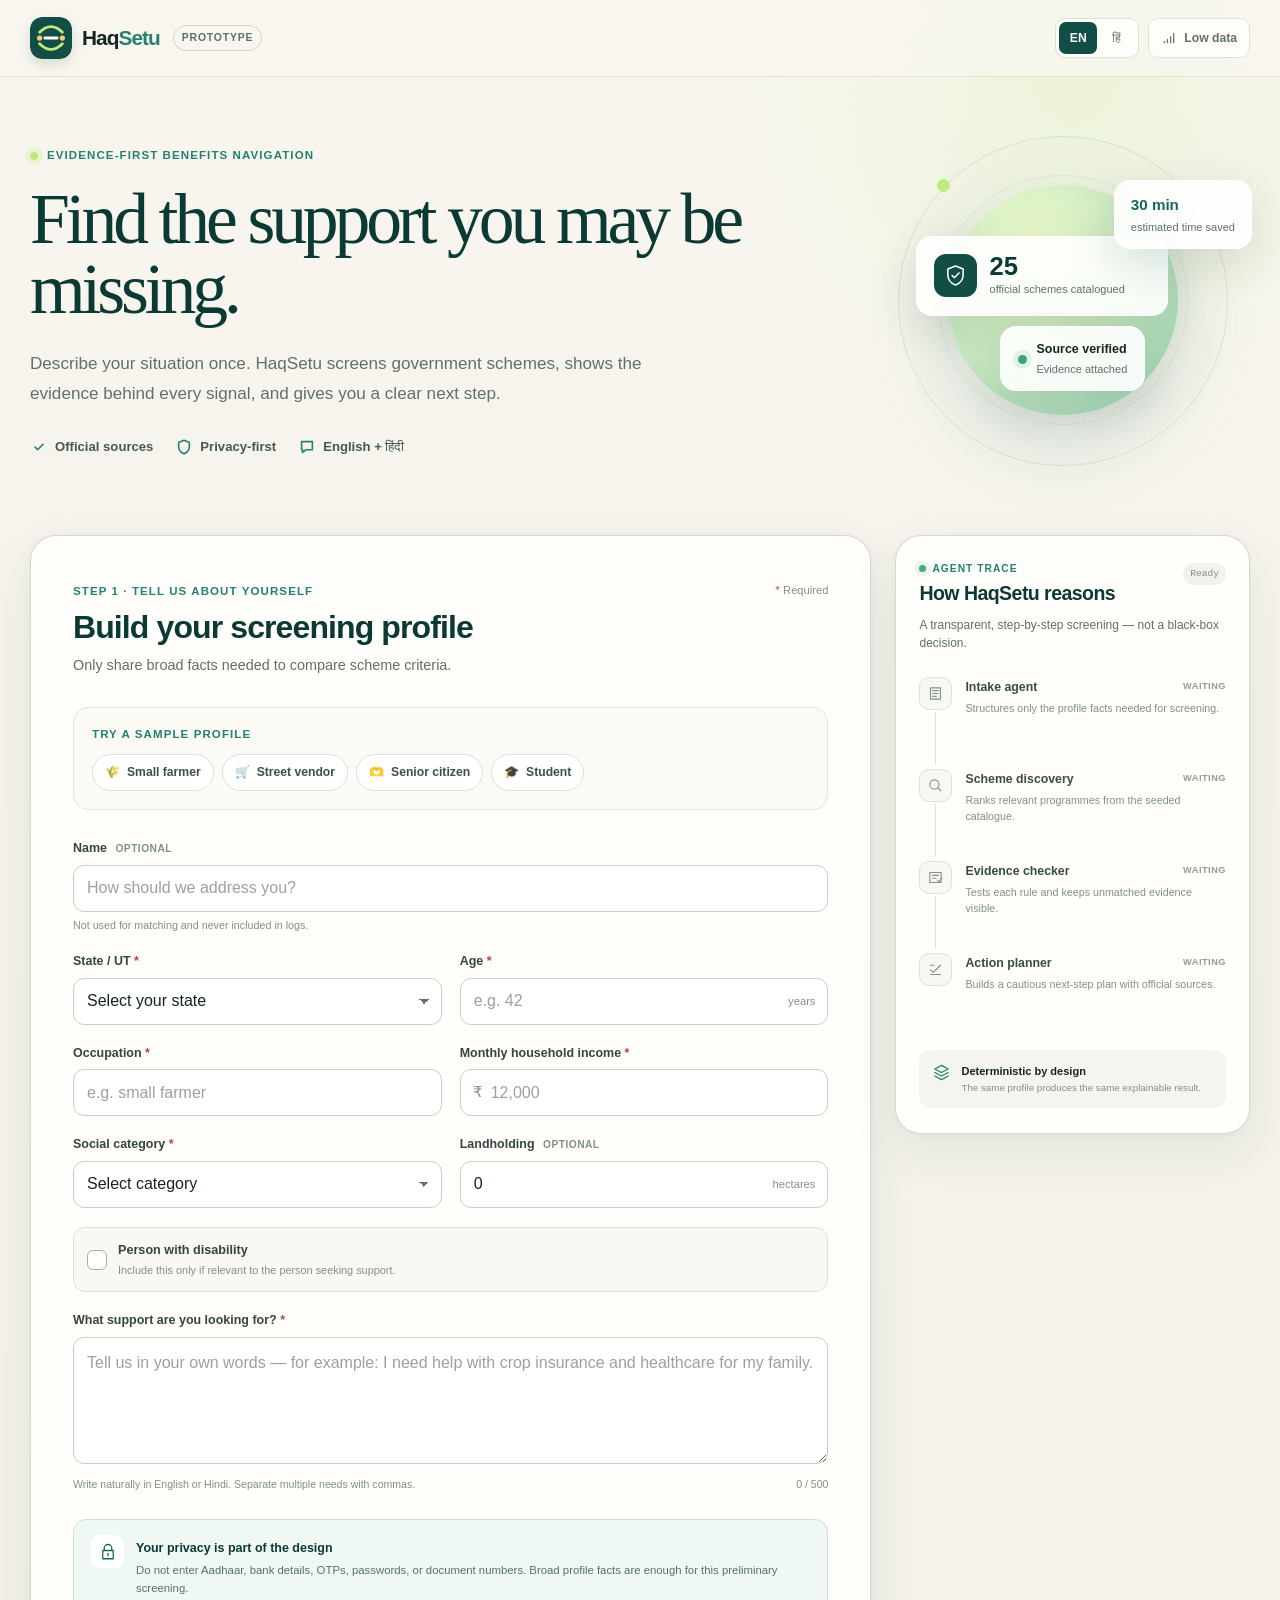
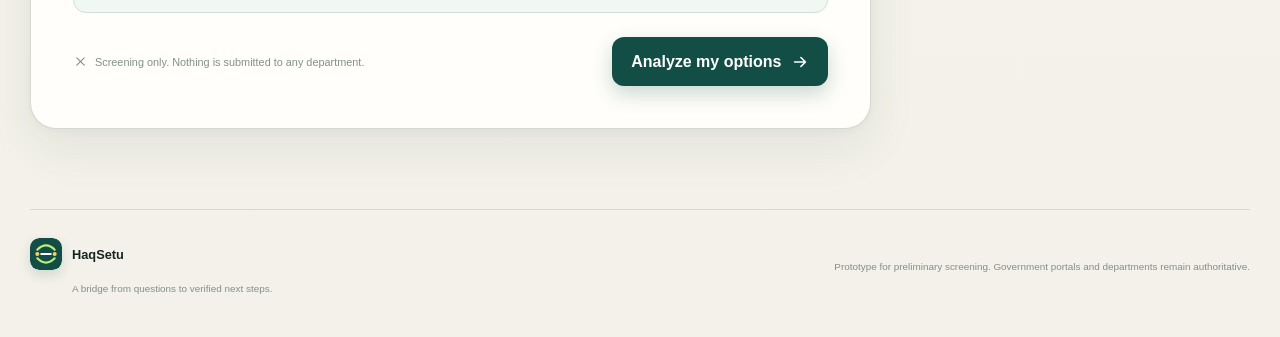
<file: frontend/index.html>
<!doctype html>
<html lang="en">
<head>
  <meta charset="utf-8">
  <meta name="viewport" content="width=device-width, initial-scale=1">
  <meta name="description" content="HaqSetu is an evidence-first, multilingual navigator for discovering government benefit schemes.">
  <meta name="theme-color" content="#f5f3ec">
  <title>HaqSetu — Benefits, backed by evidence</title>
  <link rel="icon" href="logo-mark.svg" type="image/svg+xml">
  <link rel="stylesheet" href="styles.css">
</head>
<body>
  <a class="skip-link" href="#main">Skip to main content</a>

  <header class="site-header">
    <div class="header-inner">
      <a class="brand" href="#top" aria-label="HaqSetu home">
        <img src="logo-mark.svg" alt="" width="42" height="42">
        <span class="brand-wordmark">Haq<span>Setu</span></span>
        <span class="prototype-tag">Prototype</span>
      </a>
      <nav class="header-actions" aria-label="Display preferences">
        <div class="language-switch" role="group" aria-label="Choose language">
          <button type="button" class="language-option is-active" data-lang="en" aria-pressed="true">EN</button>
          <button type="button" class="language-option" data-lang="hi" aria-pressed="false">हिं</button>
        </div>
        <button type="button" class="bandwidth-toggle" id="bandwidthToggle" aria-pressed="false" title="Reduce animation and visual effects">
          <svg viewBox="0 0 24 24" aria-hidden="true"><path d="M5 17v2M9.5 14v5M14.5 10v9M19 5v14"/></svg>
          <span data-i18n="lowBandwidth">Low data</span>
        </button>
      </nav>
    </div>
  </header>

  <div id="top" class="hero-wrap">
    <section class="hero" aria-labelledby="heroTitle">
      <div class="hero-copy">
        <div class="eyebrow"><span class="eyebrow-dot"></span><span data-i18n="eyebrow">Evidence-first benefits navigation</span></div>
        <h1 id="heroTitle" data-i18n="heroTitle">Find the support you may be missing.</h1>
        <p class="hero-lead" data-i18n="heroLead">Describe your situation once. HaqSetu screens government schemes, shows the evidence behind every signal, and gives you a clear next step.</p>
        <div class="trust-row" aria-label="Product principles">
          <span><svg viewBox="0 0 20 20" aria-hidden="true"><path d="m5.5 10 3 3 6-6"/></svg><span data-i18n="officialSources">Official sources</span></span>
          <span><svg viewBox="0 0 20 20" aria-hidden="true"><path d="M10 2.5 16 5v4.5c0 3.6-2.5 6.7-6 8-3.5-1.3-6-4.4-6-8V5l6-2.5Z"/></svg><span data-i18n="privacyFirst">Privacy-first</span></span>
          <span><svg viewBox="0 0 20 20" aria-hidden="true"><path d="M4 4h12v9H9l-4 3v-3H4V4Z"/></svg><span data-i18n="bilingual">English + हिंदी</span></span>
        </div>
      </div>
      <div class="hero-visual" aria-hidden="true">
        <div class="visual-orbit orbit-one"></div>
        <div class="visual-orbit orbit-two"></div>
        <div class="bridge-card bridge-card-main">
          <div class="mini-shield"><svg viewBox="0 0 24 24"><path d="m12 2 8 3.3v6c0 4.8-3.3 8.9-8 10.7-4.7-1.8-8-5.9-8-10.7v-6L12 2Z"/><path d="m8.5 12 2.3 2.3 4.8-5"/></svg></div>
          <div><strong>25</strong><span>official schemes catalogued</span></div>
        </div>
        <div class="bridge-card bridge-card-source"><span class="pulse-dot"></span><div><strong>Source verified</strong><span>Evidence attached</span></div></div>
        <div class="bridge-card bridge-card-time"><strong>30 min</strong><span>estimated time saved</span></div>
      </div>
    </section>
  </div>

  <main id="main" class="page-shell">
    <section class="workspace" aria-label="Benefits screening workspace">
      <div class="intake-card surface">
        <div class="section-heading">
          <div>
            <span class="step-label" data-i18n="stepOne">Step 1 · Tell us about yourself</span>
            <h2 data-i18n="profileHeading">Build your screening profile</h2>
            <p data-i18n="profileSubhead">Only share broad facts needed to compare scheme criteria.</p>
          </div>
          <span class="required-note"><span aria-hidden="true">*</span> <span data-i18n="required">Required</span></span>
        </div>

        <div class="scenario-block">
          <span class="micro-label" data-i18n="tryScenario">Try a sample profile</span>
          <div class="scenario-list" role="group" aria-label="Quick sample profiles">
            <button type="button" class="scenario-chip" data-scenario="farmer"><span>🌾</span><span data-i18n="farmerScenario">Small farmer</span></button>
            <button type="button" class="scenario-chip" data-scenario="vendor"><span>🛒</span><span data-i18n="vendorScenario">Street vendor</span></button>
            <button type="button" class="scenario-chip" data-scenario="senior"><span>🫶</span><span data-i18n="seniorScenario">Senior citizen</span></button>
            <button type="button" class="scenario-chip" data-scenario="student"><span>🎓</span><span data-i18n="studentScenario">Student</span></button>
          </div>
        </div>

        <form id="profileForm" novalidate>
          <div class="form-grid">
            <div class="field-group span-2">
              <label for="name"><span data-i18n="nameLabel">Name</span> <span class="optional" data-i18n="optional">Optional</span></label>
              <input id="name" name="name" type="text" maxlength="120" autocomplete="name" placeholder="How should we address you?" data-i18n-placeholder="namePlaceholder">
              <span class="field-hint" data-i18n="nameHint">Not used for matching and never included in logs.</span>
            </div>
            <div class="field-group">
              <label for="state"><span data-i18n="stateLabel">State / UT</span> <span aria-hidden="true">*</span></label>
              <select id="state" name="state" required autocomplete="address-level1">
                <option value="" selected disabled data-i18n="selectState">Select your state</option>
                <option>Andhra Pradesh</option><option>Arunachal Pradesh</option><option>Assam</option><option>Bihar</option>
                <option>Chhattisgarh</option><option>Delhi</option><option>Goa</option><option>Gujarat</option><option>Haryana</option>
                <option>Himachal Pradesh</option><option>Jharkhand</option><option>Karnataka</option><option>Kerala</option>
                <option>Madhya Pradesh</option><option>Maharashtra</option><option>Odisha</option><option>Punjab</option>
                <option>Rajasthan</option><option>Tamil Nadu</option><option>Telangana</option><option>Uttar Pradesh</option>
                <option>Uttarakhand</option><option>West Bengal</option><option>Other Union Territory</option>
              </select>
            </div>
            <div class="field-group">
              <label for="age"><span data-i18n="ageLabel">Age</span> <span aria-hidden="true">*</span></label>
              <div class="input-suffix"><input id="age" name="age" type="number" min="0" max="120" inputmode="numeric" required placeholder="e.g. 42"><span data-i18n="years">years</span></div>
            </div>
            <div class="field-group">
              <label for="occupation"><span data-i18n="occupationLabel">Occupation</span> <span aria-hidden="true">*</span></label>
              <input id="occupation" name="occupation" type="text" maxlength="120" required placeholder="e.g. small farmer" data-i18n-placeholder="occupationPlaceholder">
            </div>
            <div class="field-group">
              <label for="income"><span data-i18n="incomeLabel">Monthly household income</span> <span aria-hidden="true">*</span></label>
              <div class="input-prefix"><span>₹</span><input id="income" name="monthly_income" type="number" min="0" max="100000000" step="100" inputmode="numeric" required placeholder="12,000"></div>
            </div>
            <div class="field-group">
              <label for="category"><span data-i18n="categoryLabel">Social category</span> <span aria-hidden="true">*</span></label>
              <select id="category" name="social_category" required>
                <option value="" selected disabled data-i18n="selectCategory">Select category</option>
                <option value="General">General</option><option value="EWS">EWS</option><option value="OBC">OBC</option>
                <option value="SC">SC</option><option value="ST">ST</option><option value="Minority">Minority</option>
                <option value="Prefer not to say">Prefer not to say</option>
              </select>
            </div>
            <div class="field-group">
              <label for="landholding"><span data-i18n="landLabel">Landholding</span> <span class="optional" data-i18n="optional">Optional</span></label>
              <div class="input-suffix"><input id="landholding" name="landholding" type="number" min="0" max="1000000" step="0.1" inputmode="decimal" value="0"><span data-i18n="hectares">hectares</span></div>
            </div>
            <label class="check-card span-2" for="disability">
              <input id="disability" name="disability" type="checkbox">
              <span class="custom-check"><svg viewBox="0 0 16 16" aria-hidden="true"><path d="m3 8 3 3 7-7"/></svg></span>
              <span><strong data-i18n="disabilityLabel">Person with disability</strong><small data-i18n="disabilityHint">Include this only if relevant to the person seeking support.</small></span>
            </label>
            <div class="field-group span-2 needs-field">
              <label for="needs"><span data-i18n="needsLabel">What support are you looking for?</span> <span aria-hidden="true">*</span></label>
              <textarea id="needs" name="needs" rows="4" maxlength="500" required placeholder="Tell us in your own words — for example: I need help with crop insurance and healthcare for my family." data-i18n-placeholder="needsPlaceholder"></textarea>
              <div class="textarea-meta"><span data-i18n="needsHint">Write naturally in English or Hindi. Separate multiple needs with commas.</span><span id="needCount" aria-live="polite">0 / 500</span></div>
            </div>
          </div>

          <div class="privacy-note">
            <div class="privacy-icon"><svg viewBox="0 0 24 24" aria-hidden="true"><path d="M7 10V7a5 5 0 0 1 10 0v3M5 10h14v11H5V10Z"/><path d="M12 14v3"/></svg></div>
            <div><strong data-i18n="privacyTitle">Your privacy is part of the design</strong><p data-i18n="privacyBody">Do not enter Aadhaar, bank details, OTPs, passwords, or document numbers. Broad profile facts are enough for this preliminary screening.</p></div>
          </div>

          <div id="formAlert" class="form-alert" role="alert" tabindex="-1" hidden></div>
          <div class="form-actions">
            <p><svg viewBox="0 0 20 20" aria-hidden="true"><path d="M10 3v14M3 10h14"/></svg><span data-i18n="noSubmission">Screening only. Nothing is submitted to any department.</span></p>
            <button id="analyzeButton" class="primary-button" type="submit">
              <span class="button-label" data-i18n="analyze">Analyze my options</span>
              <span class="button-spinner" aria-hidden="true"></span>
              <svg class="button-arrow" viewBox="0 0 20 20" aria-hidden="true"><path d="M4 10h12M11 5l5 5-5 5"/></svg>
            </button>
          </div>
        </form>
      </div>

      <aside class="trace-card surface" aria-labelledby="traceHeading">
        <div class="trace-header">
          <div><span class="live-label"><span></span><span data-i18n="agentTrace">Agent trace</span></span><h2 id="traceHeading" data-i18n="traceHeading">How HaqSetu reasons</h2></div>
          <span id="traceElapsed" class="trace-elapsed">Ready</span>
        </div>
        <p class="trace-intro" data-i18n="traceIntro">A transparent, step-by-step screening — not a black-box decision.</p>
        <ol class="agent-timeline" id="agentTimeline">
          <li data-agent="intake">
            <div class="timeline-marker"><svg viewBox="0 0 24 24" aria-hidden="true"><path d="M5 4h14v16H5zM8 8h8M8 12h8M8 16h5"/></svg></div>
            <div class="timeline-copy"><div><strong data-i18n="intakeAgent">Intake agent</strong><span class="agent-status" data-i18n="waiting">Waiting</span></div><p data-i18n="intakeDesc">Structures only the profile facts needed for screening.</p></div>
          </li>
          <li data-agent="discovery">
            <div class="timeline-marker"><svg viewBox="0 0 24 24" aria-hidden="true"><circle cx="10.5" cy="10.5" r="6.5"/><path d="m15.5 15.5 4 4"/></svg></div>
            <div class="timeline-copy"><div><strong data-i18n="discoveryAgent">Scheme discovery</strong><span class="agent-status" data-i18n="waiting">Waiting</span></div><p data-i18n="discoveryDesc">Ranks relevant programmes from the seeded catalogue.</p></div>
          </li>
          <li data-agent="evidence">
            <div class="timeline-marker"><svg viewBox="0 0 24 24" aria-hidden="true"><path d="M4 5h16v14H4zM8 9h8M8 13h5"/><path d="m15 16 2 2 4-5"/></svg></div>
            <div class="timeline-copy"><div><strong data-i18n="evidenceAgent">Evidence checker</strong><span class="agent-status" data-i18n="waiting">Waiting</span></div><p data-i18n="evidenceDesc">Tests each rule and keeps unmatched evidence visible.</p></div>
          </li>
          <li data-agent="plan">
            <div class="timeline-marker"><svg viewBox="0 0 24 24" aria-hidden="true"><path d="M5 12.5 9 16l10-10M5 6h5M5 19h14"/></svg></div>
            <div class="timeline-copy"><div><strong data-i18n="planAgent">Action planner</strong><span class="agent-status" data-i18n="waiting">Waiting</span></div><p data-i18n="planDesc">Builds a cautious next-step plan with official sources.</p></div>
          </li>
        </ol>
        <div class="trace-principle">
          <svg viewBox="0 0 24 24" aria-hidden="true"><path d="M12 3 3.5 7.5 12 12l8.5-4.5L12 3ZM3.5 12 12 16.5l8.5-4.5M3.5 16.5 12 21l8.5-4.5"/></svg>
          <p><strong data-i18n="deterministic">Deterministic by design</strong><span data-i18n="deterministicBody">The same profile produces the same explainable result.</span></p>
        </div>
      </aside>
    </section>

    <section id="results" class="results" aria-labelledby="resultsHeading" hidden>
      <div class="results-title-row">
        <div><span class="step-label" data-i18n="stepTwo">Step 2 · Your screening report</span><h2 id="resultsHeading" data-i18n="resultsHeading">A clearer path to your benefits</h2><p id="reportDisclaimer" class="report-disclaimer">Preliminary screening only. Official portals and departments remain authoritative.</p></div>
        <span id="analysisId" class="analysis-id"></span>
      </div>

      <div class="readiness-card surface">
        <div class="score-ring" id="scoreRing" role="img" aria-label="Readiness score 0 out of 100">
          <div class="score-inner"><strong id="scoreValue">0</strong><span>/ 100</span></div>
        </div>
        <div class="readiness-copy">
          <span class="micro-label" data-i18n="readiness">Profile readiness</span>
          <h3 id="readinessTitle">Your profile is ready for screening</h3>
          <p id="readinessNote">This measures screening completeness, not the probability of official approval.</p>
          <div class="score-bar"><span id="scoreBar"></span></div>
        </div>
        <div class="impact-metrics">
          <div><strong id="schemeCount">0</strong><span data-i18n="schemesReviewed">schemes reviewed</span></div>
          <div><strong id="citationCount">0</strong><span data-i18n="sourcesAttached">official sources</span></div>
          <div><strong id="timeSaved">0m</strong><span data-i18n="timeSaved">estimated saved</span></div>
        </div>
      </div>

      <div class="report-grid">
        <section class="matches-panel" aria-labelledby="matchesHeading">
          <div class="panel-heading"><div><span class="micro-label" data-i18n="rankedMatches">Ranked matches</span><h3 id="matchesHeading" data-i18n="matchesHeading">Schemes worth checking</h3></div><span class="screening-badge" data-i18n="screeningOnly">Screening only</span></div>
          <div id="schemeCards" class="scheme-cards"></div>
        </section>

        <aside class="plan-column">
          <section class="action-card surface" aria-labelledby="actionHeading">
            <div class="card-icon green"><svg viewBox="0 0 24 24" aria-hidden="true"><path d="M5 12.5 9 16l10-10M5 6h5M5 19h14"/></svg></div>
            <div class="side-card-heading"><span class="micro-label" data-i18n="recommended">Recommended</span><h3 id="actionHeading" data-i18n="actionHeading">Your action plan</h3></div>
            <ol id="actionPlan" class="action-list"></ol>
          </section>

          <section class="missing-card surface" aria-labelledby="missingHeading">
            <div class="card-icon amber"><svg viewBox="0 0 24 24" aria-hidden="true"><path d="M12 3 2.5 20h19L12 3Z"/><path d="M12 9v5M12 17v.2"/></svg></div>
            <div class="side-card-heading"><span class="micro-label" data-i18n="counterfactual">Counterfactual check</span><h3 id="missingHeading" data-i18n="missingHeading">What could change the result?</h3></div>
            <p class="missing-intro" data-i18n="missingIntro">These details need official verification and may change a scheme's status.</p>
            <div id="missingFacts" class="missing-facts"></div>
          </section>
        </aside>
      </div>

      <section class="consent-card surface" aria-labelledby="consentHeading">
        <div class="consent-copy">
          <div class="card-icon blue"><svg viewBox="0 0 24 24" aria-hidden="true"><path d="M12 3 20 6v6c0 4.5-3.2 8.1-8 9.5C7.2 20.1 4 16.5 4 12V6l8-3Z"/><path d="M9 12.5 11 15l4.5-6"/></svg></div>
          <div><span class="micro-label" data-i18n="consentLabel">You stay in control</span><h3 id="consentHeading" data-i18n="consentHeading">Review before taking action</h3><p id="consentText" data-i18n="consentBody">HaqSetu never submits an application. You can prepare a draft checklist only after confirming your consent.</p></div>
        </div>
        <div class="consent-action">
          <label class="consent-check" for="consentCheck"><input type="checkbox" id="consentCheck"><span class="custom-check"><svg viewBox="0 0 16 16" aria-hidden="true"><path d="m3 8 3 3 7-7"/></svg></span><span data-i18n="consentCheckbox">I understand this is guidance, and I consent to preparing a local draft.</span></label>
          <button id="draftButton" class="secondary-button" type="button" disabled><span data-i18n="prepareDraft">Prepare draft checklist</span><svg viewBox="0 0 20 20" aria-hidden="true"><path d="M4 10h12M11 5l5 5-5 5"/></svg></button>
          <p class="consent-footnote" data-i18n="neverSubmit">No automatic submission · No credentials requested</p>
        </div>
        <div id="draftOutput" class="draft-output" hidden></div>
      </section>

      <section class="feedback-card" aria-labelledby="feedbackHeading">
        <div><h3 id="feedbackHeading" data-i18n="feedbackHeading">Was this screening useful?</h3><p data-i18n="feedbackSubhead">Your anonymous feedback helps improve the prototype.</p></div>
        <form id="feedbackForm">
          <fieldset><legend class="sr-only">Helpfulness</legend><div class="helpful-buttons"><label><input type="radio" name="helpful" value="true" required><span>👍 <span data-i18n="yesHelpful">Yes, helpful</span></span></label><label><input type="radio" name="helpful" value="false"><span>👎 <span data-i18n="notYet">Not yet</span></span></label></div></fieldset>
          <label class="feedback-comment"><span class="sr-only" data-i18n="feedbackComment">Optional feedback comment</span><input id="feedbackComment" type="text" maxlength="500" placeholder="Tell us what would make this better (optional)" data-i18n-placeholder="feedbackPlaceholder"></label>
          <button type="submit" class="text-button" data-i18n="sendFeedback">Send feedback</button>
        </form>
        <p id="feedbackStatus" class="feedback-status" role="status" aria-live="polite"></p>
      </section>
    </section>
  </main>

  <footer class="site-footer">
    <div><a class="brand footer-brand" href="#top"><img src="logo-mark.svg" alt="" width="32" height="32"><span>HaqSetu</span></a><p data-i18n="footerTagline">A bridge from questions to verified next steps.</p></div>
    <p class="footer-disclaimer" data-i18n="footerDisclaimer">Prototype for preliminary screening. Government portals and departments remain authoritative.</p>
  </footer>

  <script src="app.js" defer></script>
</body>
</html>
</file>
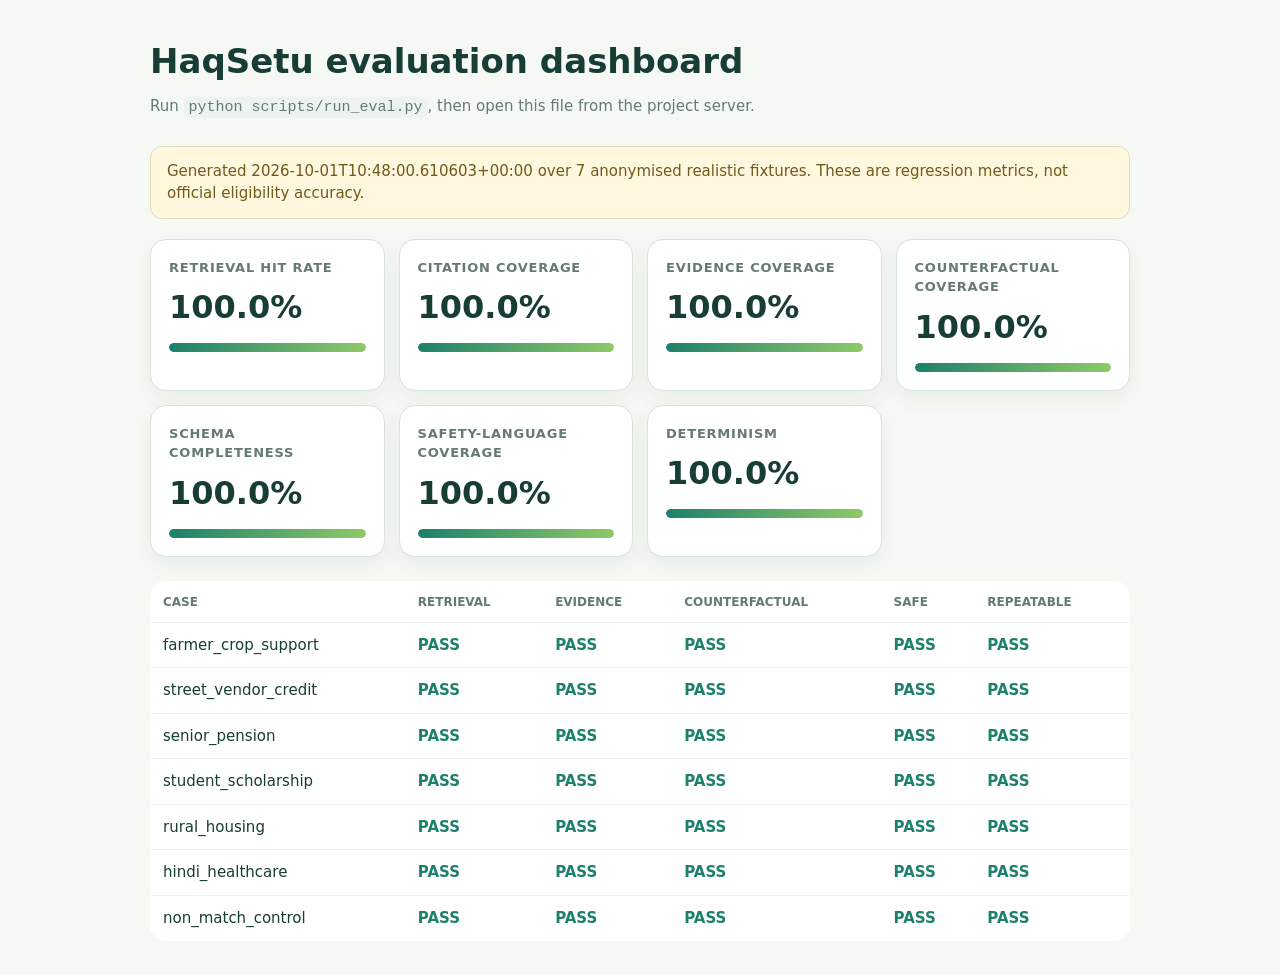
<file: docs/metrics-dashboard.html>
<!doctype html>
<html lang="en">
<head>
  <meta charset="utf-8">
  <meta name="viewport" content="width=device-width, initial-scale=1">
  <title>HaqSetu evaluation dashboard</title>
  <style>
    :root { color-scheme: light; --ink:#173d35; --muted:#657a73; --green:#1d806d; --pale:#e7f5ed; --line:#d6e4dc; }
    * { box-sizing:border-box; } body { margin:0; padding:36px; background:#f6f8f3; color:var(--ink); font:15px/1.5 system-ui, sans-serif; }
    main { max-width:980px; margin:auto; } h1 { margin:0 0 8px; font-size:34px; } .sub { color:var(--muted); margin:0 0 26px; }
    .notice { padding:13px 16px; border:1px solid #e2d9b9; border-radius:12px; background:#fff8df; color:#71591c; }
    .grid { display:grid; grid-template-columns:repeat(auto-fit,minmax(210px,1fr)); gap:14px; margin-top:20px; }
    .card { padding:18px; border:1px solid var(--line); border-radius:16px; background:white; box-shadow:0 8px 22px #264e4210; } .card h2 { margin:0; font-size:13px; color:var(--muted); font-weight:700; text-transform:uppercase; letter-spacing:.06em; } .score { margin-top:6px; font-size:32px; font-weight:800; }
    .bar { height:9px; margin-top:12px; overflow:hidden; border-radius:9px; background:#e6eee9; } .bar span { display:block; height:100%; width:0; border-radius:inherit; background:linear-gradient(90deg,var(--green),#8fc967); }
    table { width:100%; margin-top:24px; border-collapse:collapse; background:white; border:1px solid var(--line); border-radius:16px; overflow:hidden; } th,td { padding:11px 12px; border-bottom:1px solid #edf1ed; text-align:left; } th { color:var(--muted); font-size:12px; text-transform:uppercase; } .ok { color:var(--green); font-weight:700; } .bad { color:#b54d44; font-weight:700; }
    code { padding:2px 5px; border-radius:5px; background:#edf4ef; } @media(max-width:600px){body{padding:20px}.grid{grid-template-columns:1fr 1fr}th,td{padding:8px 6px;font-size:12px}}
  </style>
</head>
<body>
  <main>
    <h1>HaqSetu evaluation dashboard</h1>
    <p class="sub">Run <code>python scripts/run_eval.py</code>, then open this file from the project server.</p>
    <p id="notice" class="notice">Loading <code>reports/evaluation-results.json</code>…</p>
    <section id="metrics" class="grid" aria-live="polite"></section>
    <table><thead><tr><th>Case</th><th>Retrieval</th><th>Evidence</th><th>Counterfactual</th><th>Safe</th><th>Repeatable</th></tr></thead><tbody id="cases"></tbody></table>
  </main>
  <script>
    const labels = { retrieval_hit:'Retrieval hit rate', citation_coverage:'Citation coverage', evidence_coverage:'Evidence coverage', counterfactual_coverage:'Counterfactual coverage', schema_complete:'Schema completeness', safe_language:'Safety-language coverage', deterministic:'Determinism' };
    const tick = v => v ? '<span class="ok">PASS</span>' : '<span class="bad">FAIL</span>';
    fetch('../reports/evaluation-results.json').then(r => r.json()).then(data => {
      document.querySelector('#notice').textContent = `Generated ${data.generated_at} over ${data.case_count} anonymised realistic fixtures. These are regression metrics, not official eligibility accuracy.`;
      document.querySelector('#metrics').innerHTML = Object.entries(data.metrics_percent).filter(([k]) => k !== 'http_ok').map(([key,value]) => `<article class="card"><h2>${labels[key] || key}</h2><div class="score">${value.toFixed(1)}%</div><div class="bar"><span style="width:${value}%"></span></div></article>`).join('');
      document.querySelector('#cases').innerHTML = data.cases.map(row => `<tr><td>${row.id}</td><td>${tick(row.retrieval_hit)}</td><td>${tick(row.evidence_coverage)}</td><td>${tick(row.counterfactual_coverage)}</td><td>${tick(row.safe_language)}</td><td>${tick(row.deterministic)}</td></tr>`).join('');
    }).catch(() => { document.querySelector('#notice').textContent = 'Run the evaluation command first. This page intentionally never invents scores.'; });
  </script>
</body>
</html>
</file>
<file: frontend/styles.css>
:root {
  --ink: #162521;
  --muted: #60706a;
  --muted-2: #81908a;
  --green-950: #0b3933;
  --green-900: #124e45;
  --green-800: #17675a;
  --green-700: #23816f;
  --green-100: #dff2e9;
  --green-50: #eff8f3;
  --lime: #bdeb7c;
  --lime-soft: #e8f8cb;
  --amber: #f3ad3d;
  --amber-soft: #fff4d8;
  --red: #b8463f;
  --red-soft: #fff0ed;
  --blue: #386b91;
  --blue-soft: #eaf3f9;
  --paper: #f5f3ec;
  --surface: #fffefa;
  --surface-2: #f9f8f3;
  --border: #dde1da;
  --border-strong: #c8d0c8;
  --shadow: 0 18px 50px rgba(30, 61, 53, 0.08), 0 2px 8px rgba(30, 61, 53, 0.04);
  --shadow-sm: 0 8px 25px rgba(30, 61, 53, 0.07);
  --radius-xl: 26px;
  --radius-lg: 19px;
  --radius-md: 13px;
  --max-width: 1220px;
  font-synthesis: none;
}

* { box-sizing: border-box; }

html { scroll-behavior: smooth; }

body {
  margin: 0;
  min-width: 320px;
  color: var(--ink);
  background:
    radial-gradient(circle at 84% 4%, rgba(189, 235, 124, 0.18), transparent 21rem),
    linear-gradient(180deg, #f8f6ef 0%, var(--paper) 36%, #f3f1e9 100%);
  font-family: Inter, ui-sans-serif, -apple-system, BlinkMacSystemFont, "Segoe UI", "Noto Sans Devanagari", Roboto, Arial, sans-serif;
  line-height: 1.5;
  -webkit-font-smoothing: antialiased;
}

button, input, select, textarea { font: inherit; }
button, a, input, select, textarea { -webkit-tap-highlight-color: transparent; }
button { color: inherit; }
a { color: inherit; }
svg { display: block; }

.skip-link {
  position: fixed;
  z-index: 1000;
  top: 10px;
  left: 10px;
  padding: 10px 15px;
  border-radius: 10px;
  color: #fff;
  background: var(--green-900);
  transform: translateY(-150%);
  transition: transform .2s ease;
}
.skip-link:focus { transform: translateY(0); }

.site-header {
  position: relative;
  z-index: 20;
  border-bottom: 1px solid rgba(19, 78, 69, 0.1);
  background: rgba(248, 246, 239, 0.85);
  backdrop-filter: blur(14px);
}
.header-inner {
  width: min(calc(100% - 40px), var(--max-width));
  min-height: 76px;
  margin: 0 auto;
  display: flex;
  align-items: center;
  justify-content: space-between;
  gap: 20px;
}
.brand {
  display: inline-flex;
  align-items: center;
  gap: 10px;
  text-decoration: none;
  color: var(--ink);
}
.brand img { border-radius: 12px; box-shadow: 0 5px 12px rgba(18, 78, 69, .15); }
.brand-wordmark { font-size: 1.3rem; font-weight: 800; letter-spacing: -.045em; }
.brand-wordmark span { color: var(--green-700); }
.prototype-tag {
  margin-left: 3px;
  padding: 4px 8px;
  border: 1px solid #cbd6ce;
  border-radius: 999px;
  color: var(--muted);
  font-size: .65rem;
  font-weight: 750;
  letter-spacing: .08em;
  text-transform: uppercase;
}
.header-actions { display: flex; align-items: center; gap: 9px; }
.language-switch {
  display: flex;
  padding: 3px;
  border: 1px solid var(--border);
  border-radius: 10px;
  background: rgba(255,255,255,.72);
}
.language-option {
  min-width: 38px;
  height: 32px;
  padding: 0 8px;
  border: 0;
  border-radius: 7px;
  background: transparent;
  color: var(--muted);
  cursor: pointer;
  font-size: .76rem;
  font-weight: 800;
}
.language-option.is-active { color: white; background: var(--green-900); }
.bandwidth-toggle {
  height: 40px;
  padding: 0 12px;
  display: flex;
  align-items: center;
  gap: 7px;
  border: 1px solid var(--border);
  border-radius: 10px;
  color: var(--muted);
  background: rgba(255,255,255,.72);
  cursor: pointer;
  font-size: .76rem;
  font-weight: 700;
}
.bandwidth-toggle svg { width: 16px; height: 16px; fill: none; stroke: currentColor; stroke-width: 1.8; stroke-linecap: round; }
.bandwidth-toggle[aria-pressed="true"] { color: var(--green-900); border-color: #9cc8b9; background: var(--green-50); }

.hero-wrap { overflow: hidden; }
.hero {
  position: relative;
  width: min(calc(100% - 40px), var(--max-width));
  min-height: 430px;
  margin: 0 auto;
  padding: 66px 0 78px;
  display: grid;
  grid-template-columns: minmax(0, 1.35fr) minmax(340px, .65fr);
  align-items: center;
  gap: 80px;
}
.hero-copy { position: relative; z-index: 2; max-width: 760px; }
.eyebrow, .step-label, .micro-label {
  color: var(--green-700);
  font-size: .72rem;
  font-weight: 800;
  letter-spacing: .095em;
  text-transform: uppercase;
}
.eyebrow { display: inline-flex; align-items: center; gap: 9px; margin-bottom: 19px; }
.eyebrow-dot { width: 8px; height: 8px; border-radius: 50%; background: var(--lime); box-shadow: 0 0 0 5px rgba(189,235,124,.23); }
.hero h1 {
  max-width: 740px;
  margin: 0;
  color: var(--green-950);
  font-family: Georgia, "Times New Roman", "Noto Serif Devanagari", serif;
  font-size: clamp(2.8rem, 5.6vw, 5.15rem);
  font-weight: 500;
  line-height: .98;
  letter-spacing: -.058em;
}
.hero-lead { max-width: 670px; margin: 25px 0 0; color: var(--muted); font-size: 1.07rem; line-height: 1.75; }
.trust-row { margin-top: 28px; display: flex; flex-wrap: wrap; gap: 11px 22px; }
.trust-row > span { display: inline-flex; align-items: center; gap: 7px; color: #465852; font-size: .82rem; font-weight: 700; }
.trust-row svg { width: 18px; height: 18px; fill: none; stroke: var(--green-700); stroke-width: 1.8; stroke-linecap: round; stroke-linejoin: round; }

.hero-visual { position: relative; height: 310px; }
.visual-orbit { position: absolute; border: 1px solid rgba(28, 113, 97, .13); border-radius: 50%; }
.orbit-one { width: 330px; height: 330px; top: -9px; left: 18px; animation: orbit 14s linear infinite; }
.orbit-one::before { content: ""; position: absolute; width: 13px; height: 13px; top: 42px; left: 38px; border-radius: 50%; background: var(--lime); }
.orbit-two { width: 250px; height: 250px; top: 30px; left: 58px; border-style: dashed; animation: orbit 20s linear reverse infinite; }
@keyframes orbit { to { transform: rotate(360deg); } }
.hero-visual::before {
  content: "";
  position: absolute;
  width: 230px;
  height: 230px;
  top: 40px;
  left: 68px;
  border-radius: 50%;
  background: radial-gradient(circle at 35% 30%, #effacb, #c8e9c2 54%, #8cc7af 100%);
  box-shadow: 0 25px 80px rgba(20, 100, 83, .18);
}
.bridge-card {
  position: absolute;
  z-index: 2;
  border: 1px solid rgba(255,255,255,.76);
  border-radius: 16px;
  background: rgba(255,255,255,.88);
  box-shadow: 0 15px 45px rgba(21,63,53,.14);
  backdrop-filter: blur(10px);
}
.bridge-card strong, .bridge-card span { display: block; }
.bridge-card span { margin-top: 2px; color: var(--muted); font-size: .69rem; }
.bridge-card-main { top: 91px; left: 36px; width: 252px; padding: 17px; display: flex; align-items: center; gap: 13px; }
.bridge-card-main strong { color: var(--green-950); font-size: 1.6rem; line-height: 1; }
.mini-shield { width: 43px; height: 43px; display: grid; place-items: center; border-radius: 12px; background: var(--green-900); }
.mini-shield svg { width: 23px; height: 23px; fill: none; stroke: white; stroke-width: 1.6; stroke-linejoin: round; stroke-linecap: round; }
.bridge-card-source { top: 181px; left: 120px; padding: 13px 17px; display: flex; align-items: center; gap: 10px; }
.bridge-card-source strong { font-size: .78rem; }
.pulse-dot { width: 9px; height: 9px; flex: 0 0 9px; border-radius: 50%; background: #38a776; box-shadow: 0 0 0 5px rgba(56,167,118,.12); }
.bridge-card-time { top: 35px; right: -2px; padding: 13px 16px; }
.bridge-card-time strong { color: var(--green-800); font-size: .95rem; }

.page-shell { width: min(calc(100% - 40px), var(--max-width)); margin: 0 auto; padding-bottom: 80px; }
.workspace { display: grid; grid-template-columns: minmax(0, 1.78fr) minmax(300px, .75fr); gap: 24px; align-items: start; }
.surface { border: 1px solid rgba(200,208,200,.78); border-radius: var(--radius-xl); background: var(--surface); box-shadow: var(--shadow); }
.intake-card { padding: clamp(24px, 4vw, 42px); }
.section-heading { display: flex; align-items: flex-start; justify-content: space-between; gap: 24px; }
.section-heading h2, .trace-header h2, .results-title-row h2, .panel-heading h3, .side-card-heading h3, .consent-card h3 {
  margin: 6px 0 0;
  color: var(--green-950);
  letter-spacing: -.028em;
  line-height: 1.2;
}
.section-heading h2 { font-size: clamp(1.45rem, 3vw, 2rem); }
.section-heading p { margin: 9px 0 0; color: var(--muted); font-size: .9rem; }
.required-note { flex: 0 0 auto; margin-top: 4px; color: var(--muted-2); font-size: .7rem; }
.required-note > span:first-child { color: var(--red); }

.scenario-block { margin: 30px 0 29px; padding: 18px; border: 1px solid #e6e3d7; border-radius: 15px; background: #fbfaf5; }
.micro-label { display: block; }
.scenario-list { margin-top: 11px; display: flex; flex-wrap: wrap; gap: 8px; }
.scenario-chip {
  min-height: 37px;
  padding: 7px 12px;
  display: inline-flex;
  align-items: center;
  gap: 7px;
  border: 1px solid var(--border);
  border-radius: 999px;
  color: #3c514a;
  background: white;
  cursor: pointer;
  font-size: .76rem;
  font-weight: 700;
  transition: border .2s ease, color .2s ease, transform .2s ease, background .2s ease;
}
.scenario-chip:hover { transform: translateY(-1px); border-color: #7fb6a4; color: var(--green-800); background: var(--green-50); }
.scenario-chip.is-selected { color: var(--green-900); border-color: #7fb6a4; background: var(--green-100); }

.form-grid { display: grid; grid-template-columns: repeat(2, minmax(0, 1fr)); gap: 19px 18px; }
.span-2 { grid-column: span 2; }
.field-group { min-width: 0; }
.field-group label { display: block; margin: 0 0 7px; color: #34453f; font-size: .78rem; font-weight: 750; }
.field-group label > span[aria-hidden] { color: var(--red); }
.optional { margin-left: 5px; color: var(--muted-2); font-size: .64rem; font-weight: 600; text-transform: uppercase; letter-spacing: .045em; }
input, select, textarea {
  width: 100%;
  border: 1px solid var(--border-strong);
  border-radius: 11px;
  color: var(--ink);
  background: #fff;
  outline: none;
  transition: border-color .18s ease, box-shadow .18s ease, background .18s ease;
}
input, select { height: 47px; padding: 0 13px; }
select { appearance: none; padding-right: 40px; background-image: linear-gradient(45deg, transparent 50%, #63746e 50%),linear-gradient(135deg,#63746e 50%,transparent 50%); background-position: calc(100% - 17px) 20px,calc(100% - 12px) 20px; background-size: 5px 5px,5px 5px; background-repeat: no-repeat; }
textarea { min-height: 114px; padding: 13px; resize: vertical; line-height: 1.55; }
input::placeholder, textarea::placeholder { color: #99a29e; }
input:focus, select:focus, textarea:focus { border-color: var(--green-700); box-shadow: 0 0 0 3px rgba(35,129,111,.12); }
input:user-invalid, select:user-invalid, textarea:user-invalid { border-color: var(--red); }
.field-hint { display: block; margin-top: 5px; color: var(--muted-2); font-size: .67rem; }
.input-suffix, .input-prefix { position: relative; }
.input-suffix input { padding-right: 72px; }
.input-suffix span, .input-prefix > span { position: absolute; z-index: 1; top: 50%; color: var(--muted-2); pointer-events: none; transform: translateY(-50%); font-size: .7rem; }
.input-suffix span { right: 13px; }
.input-prefix > span { left: 13px; font-size: .91rem; }
.input-prefix input { padding-left: 30px; }
.check-card {
  min-height: 64px;
  padding: 13px;
  display: flex;
  align-items: center;
  gap: 11px;
  border: 1px solid var(--border);
  border-radius: 12px;
  background: var(--surface-2);
  cursor: pointer;
}
.check-card input, .consent-check input { position: absolute; opacity: 0; width: 1px; height: 1px; }
.custom-check { width: 20px; height: 20px; flex: 0 0 20px; display: grid; place-items: center; border: 1.5px solid #a6b2ad; border-radius: 6px; background: white; }
.custom-check svg { width: 14px; height: 14px; fill: none; stroke: white; stroke-width: 2; stroke-linecap: round; stroke-linejoin: round; opacity: 0; }
input:checked + .custom-check { border-color: var(--green-800); background: var(--green-800); }
input:checked + .custom-check svg { opacity: 1; }
input:focus-visible + .custom-check { box-shadow: 0 0 0 3px rgba(35,129,111,.18); }
.check-card strong, .check-card small { display: block; }
.check-card strong { color: #34453f; font-size: .79rem; }
.check-card small { margin-top: 2px; color: var(--muted-2); font-size: .68rem; }
.textarea-meta { margin-top: 6px; display: flex; justify-content: space-between; gap: 12px; color: var(--muted-2); font-size: .66rem; }

.privacy-note { margin-top: 26px; padding: 15px 17px; display: flex; gap: 12px; border: 1px solid #cee0d8; border-radius: 13px; background: var(--green-50); }
.privacy-icon { width: 33px; height: 33px; flex: 0 0 33px; display: grid; place-items: center; border-radius: 9px; color: var(--green-800); background: white; }
.privacy-icon svg { width: 18px; height: 18px; fill: none; stroke: currentColor; stroke-width: 1.7; stroke-linecap: round; stroke-linejoin: round; }
.privacy-note strong { color: var(--green-950); font-size: .78rem; }
.privacy-note p { margin: 3px 0 0; color: #577168; font-size: .71rem; line-height: 1.55; }
.form-alert { margin-top: 18px; padding: 12px 14px; border: 1px solid #efb2aa; border-radius: 11px; color: #8c332f; background: var(--red-soft); font-size: .78rem; }
.form-actions { margin-top: 24px; display: flex; align-items: center; justify-content: space-between; gap: 20px; }
.form-actions > p { max-width: 370px; margin: 0; display: flex; align-items: center; gap: 7px; color: var(--muted-2); font-size: .68rem; }
.form-actions > p svg { width: 15px; height: 15px; flex: 0 0 15px; fill: none; stroke: currentColor; stroke-width: 1.5; stroke-linecap: round; transform: rotate(45deg); }
.primary-button, .secondary-button {
  min-height: 49px;
  border: 0;
  border-radius: 12px;
  display: inline-flex;
  align-items: center;
  justify-content: center;
  gap: 10px;
  cursor: pointer;
  font-weight: 800;
  transition: transform .18s ease, box-shadow .18s ease, background .18s ease;
}
.primary-button { min-width: 205px; padding: 0 19px; color: #fff; background: var(--green-900); box-shadow: 0 8px 20px rgba(18,78,69,.22); }
.primary-button:hover:not(:disabled) { transform: translateY(-2px); background: var(--green-800); box-shadow: 0 11px 25px rgba(18,78,69,.27); }
.primary-button:disabled { cursor: wait; opacity: .82; }
.primary-button svg, .secondary-button svg { width: 18px; height: 18px; fill: none; stroke: currentColor; stroke-width: 1.8; stroke-linecap: round; stroke-linejoin: round; }
.button-spinner { display: none; width: 17px; height: 17px; border: 2px solid rgba(255,255,255,.3); border-top-color: white; border-radius: 50%; animation: spin .8s linear infinite; }
.primary-button.is-loading .button-spinner { display: block; }
.primary-button.is-loading .button-arrow { display: none; }
@keyframes spin { to { transform: rotate(360deg); } }

.trace-card { position: sticky; top: 18px; padding: 25px 23px; }
.trace-header { display: flex; align-items: flex-start; justify-content: space-between; gap: 15px; }
.trace-header h2 { font-size: 1.22rem; }
.live-label { display: flex; align-items: center; gap: 6px; color: var(--green-700); font-size: .64rem; font-weight: 800; letter-spacing: .1em; text-transform: uppercase; }
.live-label > span:first-child { width: 7px; height: 7px; border-radius: 50%; background: #43aa7a; box-shadow: 0 0 0 4px rgba(67,170,122,.12); }
.trace-elapsed { margin-top: 2px; padding: 4px 7px; border-radius: 999px; color: var(--muted-2); background: #f1f2ee; font-family: ui-monospace, SFMono-Regular, Consolas, monospace; font-size: .6rem; }
.trace-intro { margin: 10px 0 24px; color: var(--muted); font-size: .75rem; line-height: 1.55; }
.agent-timeline { margin: 0; padding: 0; list-style: none; }
.agent-timeline li { position: relative; min-height: 92px; display: flex; gap: 13px; }
.agent-timeline li:not(:last-child)::after { content: ""; position: absolute; top: 35px; bottom: 4px; left: 16px; width: 1px; background: var(--border); }
.timeline-marker { position: relative; z-index: 1; width: 33px; height: 33px; flex: 0 0 33px; display: grid; place-items: center; border: 1px solid var(--border); border-radius: 10px; color: #84918c; background: #f7f7f3; transition: .25s ease; }
.timeline-marker svg { width: 17px; height: 17px; fill: none; stroke: currentColor; stroke-width: 1.6; stroke-linecap: round; stroke-linejoin: round; }
.timeline-copy { min-width: 0; flex: 1; padding-top: 1px; }
.timeline-copy > div { display: flex; align-items: center; justify-content: space-between; gap: 8px; }
.timeline-copy strong { color: #394b45; font-size: .77rem; }
.timeline-copy p { margin: 5px 0 0; color: var(--muted-2); font-size: .67rem; line-height: 1.45; }
.agent-status { color: #929c98; font-size: .58rem; font-weight: 800; letter-spacing: .05em; text-transform: uppercase; }
.agent-timeline li.is-active .timeline-marker { color: var(--green-900); border-color: #89bdac; background: var(--green-100); box-shadow: 0 0 0 5px rgba(35,129,111,.08); animation: agentPulse 1.4s ease infinite; }
.agent-timeline li.is-active .agent-status { color: var(--green-700); }
.agent-timeline li.is-active .timeline-copy strong { color: var(--green-900); }
.agent-timeline li.is-complete .timeline-marker { color: white; border-color: var(--green-800); background: var(--green-800); }
.agent-timeline li.is-complete .agent-status { color: var(--green-700); }
.agent-timeline li.is-error .timeline-marker { color: var(--red); border-color: #e6aaa4; background: var(--red-soft); }
.agent-timeline li.is-error .agent-status { color: var(--red); }
@keyframes agentPulse { 50% { box-shadow: 0 0 0 8px rgba(35,129,111,.03); } }
.trace-principle { margin-top: 5px; padding: 13px; display: flex; gap: 10px; border-radius: 12px; background: #f5f5ef; }
.trace-principle svg { width: 19px; height: 19px; flex: 0 0 19px; fill: none; stroke: var(--green-700); stroke-width: 1.5; stroke-linecap: round; stroke-linejoin: round; }
.trace-principle p { margin: 0; }
.trace-principle strong, .trace-principle span { display: block; }
.trace-principle strong { font-size: .69rem; }
.trace-principle span { margin-top: 2px; color: var(--muted-2); font-size: .61rem; line-height: 1.4; }

.results { margin-top: 78px; scroll-margin-top: 20px; }
.results[hidden] { display: none; }
.results-title-row { margin-bottom: 22px; display: flex; align-items: end; justify-content: space-between; gap: 20px; }
.results-title-row h2 { font-family: Georgia, "Times New Roman", "Noto Serif Devanagari", serif; font-size: clamp(2rem, 4vw, 3.15rem); font-weight: 500; letter-spacing: -.045em; }
.report-disclaimer { max-width: 760px; margin: 11px 0 0; color: var(--muted); font-size: .72rem; line-height: 1.5; }
.analysis-id { padding: 5px 9px; border: 1px solid var(--border); border-radius: 8px; color: var(--muted-2); background: rgba(255,255,255,.6); font-family: ui-monospace, SFMono-Regular, Consolas, monospace; font-size: .61rem; }
.readiness-card { padding: 25px 28px; display: grid; grid-template-columns: auto minmax(250px, 1fr) auto; align-items: center; gap: 25px; }
.score-ring { --score: 0; width: 112px; height: 112px; padding: 9px; border-radius: 50%; background: conic-gradient(var(--green-700) calc(var(--score) * 1%), #e9ebe5 0); }
.score-ring::before { content: ""; position: absolute; }
.score-inner { width: 100%; height: 100%; display: grid; place-content: center; justify-items: center; border-radius: 50%; background: var(--surface); }
.score-inner strong { color: var(--green-950); font-size: 2rem; line-height: 1; letter-spacing: -.06em; }
.score-inner span { margin-top: 3px; color: var(--muted-2); font-size: .62rem; }
.readiness-copy h3 { margin: 6px 0 5px; color: var(--green-950); font-size: 1.12rem; }
.readiness-copy p { margin: 0; color: var(--muted); font-size: .72rem; }
.score-bar { height: 5px; margin-top: 13px; overflow: hidden; border-radius: 5px; background: #e9ebe5; }
.score-bar span { display: block; width: 0; height: 100%; border-radius: inherit; background: linear-gradient(90deg, var(--green-700), #8bc863); transition: width .8s cubic-bezier(.2,.7,.3,1); }
.impact-metrics { display: flex; border: 1px solid #e4e6df; border-radius: 14px; overflow: hidden; }
.impact-metrics > div { min-width: 108px; padding: 13px 15px; text-align: center; }
.impact-metrics > div + div { border-left: 1px solid #e4e6df; }
.impact-metrics strong, .impact-metrics span { display: block; }
.impact-metrics strong { color: var(--green-900); font-size: 1.18rem; }
.impact-metrics span { margin-top: 2px; color: var(--muted-2); font-size: .58rem; }

.report-grid { margin-top: 27px; display: grid; grid-template-columns: minmax(0, 1.65fr) minmax(300px, .75fr); gap: 25px; align-items: start; }
.panel-heading { margin-bottom: 15px; display: flex; align-items: end; justify-content: space-between; gap: 15px; }
.panel-heading h3, .side-card-heading h3 { font-size: 1.25rem; }
.screening-badge { padding: 5px 9px; border-radius: 999px; color: var(--green-800); background: var(--green-100); font-size: .61rem; font-weight: 800; text-transform: uppercase; letter-spacing: .05em; }
.scheme-cards { display: grid; gap: 13px; }
.scheme-card { padding: 23px; border: 1px solid var(--border); border-radius: var(--radius-lg); background: var(--surface); box-shadow: var(--shadow-sm); transition: transform .2s ease, box-shadow .2s ease; }
.scheme-card:hover { transform: translateY(-2px); box-shadow: 0 13px 32px rgba(30,61,53,.1); }
.scheme-card-top { display: flex; align-items: flex-start; justify-content: space-between; gap: 16px; }
.scheme-rank { width: 31px; height: 31px; flex: 0 0 31px; display: grid; place-items: center; border-radius: 9px; color: var(--green-900); background: var(--green-100); font-weight: 850; font-size: .74rem; }
.scheme-identity { min-width: 0; flex: 1; }
.scheme-identity h4 { margin: 0; color: var(--green-950); font-size: 1rem; line-height: 1.35; }
.scheme-ministry { margin: 3px 0 0; color: var(--muted-2); font-size: .64rem; }
.status-badge { flex: 0 0 auto; padding: 5px 9px; border-radius: 999px; font-size: .59rem; font-weight: 850; text-transform: uppercase; letter-spacing: .045em; }
.status-promising_signal_verify_officially { color: #16664f; background: #dff4e8; }
.status-needs_information { color: #87610e; background: var(--amber-soft); }
.status-not_matched_on_screening { color: #8b423c; background: var(--red-soft); }
.status-verify_official_criteria { color: #496579; background: var(--blue-soft); }
.scheme-summary { margin: 15px 0 14px; color: var(--muted); font-size: .76rem; line-height: 1.6; }
.scheme-tags { display: flex; flex-wrap: wrap; gap: 6px; }
.scheme-tags span { padding: 4px 8px; border: 1px solid #e2e5de; border-radius: 999px; color: #65736e; background: #fafaf7; font-size: .59rem; }
.scheme-divider { height: 1px; margin: 17px 0 13px; background: #ecece7; }
.scheme-bottom { display: flex; align-items: center; justify-content: space-between; gap: 14px; }
.evidence-toggle { padding: 5px 0; border: 0; display: inline-flex; align-items: center; gap: 7px; color: var(--green-700); background: transparent; cursor: pointer; font-size: .69rem; font-weight: 800; }
.evidence-toggle svg { width: 14px; height: 14px; fill: none; stroke: currentColor; stroke-width: 1.8; transition: transform .2s ease; }
.scheme-card.is-expanded .evidence-toggle svg { transform: rotate(180deg); }
.official-link { display: inline-flex; align-items: center; gap: 6px; color: #526761; text-decoration: none; font-size: .66rem; font-weight: 750; }
.official-link:hover { color: var(--green-700); text-decoration: underline; }
.official-link svg { width: 14px; height: 14px; fill: none; stroke: currentColor; stroke-width: 1.6; }
.evidence-panel { margin-top: 14px; padding-top: 14px; border-top: 1px dashed #dfe2dc; }
.evidence-panel[hidden] { display: none; }
.evidence-list { margin: 0; padding: 0; display: grid; gap: 8px; list-style: none; }
.evidence-item { padding: 9px 10px; display: grid; grid-template-columns: auto 1fr; gap: 8px; border-radius: 9px; background: #f8f8f4; }
.evidence-dot { width: 16px; height: 16px; margin-top: 1px; display: grid; place-items: center; border-radius: 50%; color: white; font-size: .58rem; font-weight: 900; }
.evidence-dot.matched { background: var(--green-700); }
.evidence-dot.not_matched { background: #b25a51; }
.evidence-dot.missing { color: #744f05; background: #f4c561; }
.evidence-item strong { display: block; color: #42534d; font-size: .67rem; text-transform: capitalize; }
.evidence-item p { margin: 2px 0 0; color: var(--muted-2); font-size: .61rem; line-height: 1.45; }
.documents { margin-top: 11px; padding: 10px 12px; border-radius: 9px; color: #576862; background: var(--blue-soft); font-size: .63rem; line-height: 1.45; }
.documents strong { color: #35576f; }
.source-meta { margin-top: 10px; color: var(--muted-2); font-size: .58rem; }

.plan-column { display: grid; gap: 17px; }
.action-card, .missing-card { padding: 22px; }
.card-icon { width: 36px; height: 36px; display: grid; place-items: center; border-radius: 10px; }
.card-icon svg { width: 19px; height: 19px; fill: none; stroke: currentColor; stroke-width: 1.7; stroke-linecap: round; stroke-linejoin: round; }
.card-icon.green { color: var(--green-800); background: var(--green-100); }
.card-icon.amber { color: #8a6111; background: var(--amber-soft); }
.card-icon.blue { color: var(--blue); background: var(--blue-soft); }
.side-card-heading { margin-top: 15px; }
.action-list { margin: 19px 0 0; padding: 0; list-style: none; counter-reset: actions; }
.action-list li { position: relative; padding: 0 0 18px 34px; color: #4d5f59; font-size: .71rem; line-height: 1.55; counter-increment: actions; }
.action-list li:not(:last-child)::before { content: ""; position: absolute; top: 23px; bottom: 2px; left: 11px; width: 1px; background: #d9e0da; }
.action-list li::after { content: counter(actions); position: absolute; top: 0; left: 0; width: 23px; height: 23px; display: grid; place-items: center; border-radius: 50%; color: var(--green-900); background: var(--green-100); font-size: .61rem; font-weight: 850; }
.action-list li:last-child { padding-bottom: 0; }
.missing-intro { margin: 13px 0 14px; color: var(--muted); font-size: .7rem; line-height: 1.5; }
.missing-facts { display: grid; gap: 11px; }
.missing-group { padding: 11px; border: 1px solid #eee1c7; border-radius: 10px; background: #fffaf0; }
.missing-group strong { display: block; color: #765718; font-size: .67rem; }
.missing-group ul { margin: 7px 0 0; padding-left: 16px; color: #6d6657; font-size: .63rem; line-height: 1.5; }
.all-set { margin: 0; padding: 11px; border-radius: 10px; color: #316c5c; background: var(--green-50); font-size: .68rem; }
.counterfactual-list { margin-top: 12px; padding-top: 12px; border-top: 1px dashed #eadfc7; }
.counterfactual-label { display: block; margin-bottom: 8px; color: #866117; font-size: .61rem; font-weight: 850; letter-spacing: .06em; text-transform: uppercase; }
.counterfactual-row { margin-top: 7px; padding: 10px 11px; border: 1px solid #e8dfcc; border-radius: 10px; background: #fffdf7; }
.counterfactual-top { display: flex; align-items: center; gap: 7px; color: #5f4b25; font-size: .66rem; }
.counterfactual-dot { width: 17px; height: 17px; display: grid; place-items: center; border-radius: 50%; color: #79550b; background: #f6dc9c; font-size: .68rem; font-weight: 900; }
.counterfactual-row p { margin: 6px 0 0; color: #6d6657; font-size: .62rem; line-height: 1.45; }
.counterfactual-row p b { color: #71551c; }
.counterfactual-why { color: #837968 !important; }

.consent-card { margin-top: 25px; padding: 25px 27px; display: grid; grid-template-columns: minmax(0, 1.3fr) minmax(320px, .7fr); align-items: center; gap: 25px; }
.consent-copy { display: flex; align-items: flex-start; gap: 15px; }
.consent-copy .side-card-heading { margin-top: 0; }
.consent-copy h3 { margin-top: 3px; font-size: 1.15rem; }
.consent-copy p { max-width: 620px; margin: 6px 0 0; color: var(--muted); font-size: .72rem; line-height: 1.55; }
.consent-action { padding-left: 24px; border-left: 1px solid #e3e6e0; }
.consent-check { display: flex; align-items: flex-start; gap: 9px; color: #4d5e58; cursor: pointer; font-size: .67rem; line-height: 1.45; }
.consent-check .custom-check { width: 19px; height: 19px; flex-basis: 19px; }
.secondary-button { width: 100%; min-height: 43px; margin-top: 12px; padding: 0 14px; border: 1px solid var(--green-800); color: var(--green-900); background: white; font-size: .75rem; }
.secondary-button:hover:not(:disabled) { color: white; background: var(--green-800); transform: translateY(-1px); }
.secondary-button:disabled { color: #9aa39f; border-color: #d9ddd8; background: #f2f3ef; cursor: not-allowed; }
.consent-footnote { margin: 7px 0 0; color: var(--muted-2); text-align: center; font-size: .57rem; }
.draft-output { grid-column: 1 / -1; padding: 17px 18px; border: 1px dashed #9bbcac; border-radius: 12px; background: var(--green-50); }
.draft-output h4 { margin: 0 0 9px; color: var(--green-900); font-size: .82rem; }
.draft-output p { margin: 0 0 8px; color: var(--muted); font-size: .67rem; }
.draft-output ul { margin: 0; padding-left: 18px; color: #42564f; font-size: .67rem; line-height: 1.65; }

.feedback-card { margin-top: 22px; padding: 19px 23px; border: 1px solid rgba(200,208,200,.8); border-radius: var(--radius-lg); display: flex; align-items: center; gap: 24px; background: rgba(255,254,250,.7); }
.feedback-card > div:first-child { flex: 1; }
.feedback-card h3 { margin: 0; color: var(--green-950); font-size: .9rem; }
.feedback-card p { margin: 3px 0 0; color: var(--muted-2); font-size: .63rem; }
.feedback-status { margin: 0 !important; font-size: .66rem !important; }
.feedback-status.success { color: var(--green-700); }
.feedback-status.error { color: var(--red); }
.feedback-card form { display: flex; align-items: center; gap: 8px; }
.feedback-card fieldset { margin: 0; padding: 0; border: 0; }
.helpful-buttons { display: flex; gap: 5px; }
.helpful-buttons input { position: absolute; opacity: 0; width: 1px; height: 1px; }
.helpful-buttons label span { min-height: 36px; padding: 7px 10px; display: inline-flex; align-items: center; gap: 5px; border: 1px solid var(--border); border-radius: 9px; color: var(--muted); background: white; cursor: pointer; font-size: .66rem; font-weight: 700; }
.helpful-buttons input:checked + span { color: var(--green-900); border-color: #8cbaa9; background: var(--green-50); }
.helpful-buttons input:focus-visible + span { box-shadow: 0 0 0 3px rgba(35,129,111,.15); }
.feedback-comment input { width: 245px; height: 36px; font-size: .65rem; }
.text-button { min-height: 36px; padding: 0 11px; border: 0; border-radius: 8px; color: white; background: var(--green-900); cursor: pointer; font-size: .67rem; font-weight: 800; }
.feedback-status { flex: 0 0 100%; }

.site-footer { width: min(calc(100% - 40px), var(--max-width)); margin: 0 auto; padding: 28px 0 40px; border-top: 1px solid #d6dad4; display: flex; align-items: center; justify-content: space-between; gap: 20px; color: var(--muted-2); }
.footer-brand { font-size: .8rem; font-weight: 850; }
.footer-brand img { border-radius: 9px; }
.site-footer > div > p { margin: 5px 0 0 42px; font-size: .62rem; }
.footer-disclaimer { max-width: 440px; margin: 0; text-align: right; font-size: .62rem; }

.sr-only { position: absolute !important; width: 1px !important; height: 1px !important; padding: 0 !important; margin: -1px !important; overflow: hidden !important; clip: rect(0,0,0,0) !important; white-space: nowrap !important; border: 0 !important; }

button:focus-visible, a:focus-visible { outline: 3px solid rgba(35,129,111,.3); outline-offset: 2px; }

body.low-bandwidth *, body.low-bandwidth *::before, body.low-bandwidth *::after { animation: none !important; transition: none !important; backdrop-filter: none !important; }
body.low-bandwidth { background: var(--paper); }
body.low-bandwidth .hero-visual { display: none; }
body.low-bandwidth .hero { grid-template-columns: 1fr; min-height: auto; }
body.low-bandwidth .surface, body.low-bandwidth .scheme-card { box-shadow: none; }
body.low-bandwidth .site-header, body.low-bandwidth .bridge-card { background: var(--surface); }

@media (max-width: 1030px) {
  .hero { grid-template-columns: minmax(0, 1.4fr) minmax(280px, .6fr); gap: 25px; }
  .hero-visual { transform: scale(.86); transform-origin: left center; }
  .workspace { grid-template-columns: minmax(0, 1fr) 300px; }
  .readiness-card { grid-template-columns: auto 1fr; }
  .impact-metrics { grid-column: 1 / -1; }
  .impact-metrics > div { flex: 1; }
  .report-grid { grid-template-columns: minmax(0, 1.4fr) minmax(280px, .7fr); }
  .feedback-card { flex-wrap: wrap; }
  .feedback-card form { flex: 1 0 100%; }
}

@media (max-width: 820px) {
  .hero { min-height: auto; padding: 52px 0 58px; grid-template-columns: 1fr; }
  .hero-copy { max-width: 680px; }
  .hero-visual { display: none; }
  .workspace { grid-template-columns: 1fr; }
  .trace-card { position: static; }
  .agent-timeline { display: grid; grid-template-columns: repeat(2, 1fr); gap: 12px; }
  .agent-timeline li { min-height: auto; padding: 12px; border: 1px solid #e2e5df; border-radius: 12px; }
  .agent-timeline li::after { display: none; }
  .report-grid { grid-template-columns: 1fr; }
  .plan-column { grid-template-columns: repeat(2, minmax(0,1fr)); }
  .consent-card { grid-template-columns: 1fr; }
  .consent-action { padding: 0; border: 0; }
}

@media (max-width: 620px) {
  .header-inner, .hero, .page-shell, .site-footer { width: min(calc(100% - 28px), var(--max-width)); }
  .header-inner { min-height: 67px; }
  .brand-wordmark { font-size: 1.12rem; }
  .brand img { width: 37px; height: 37px; }
  .prototype-tag, .bandwidth-toggle span { display: none; }
  .bandwidth-toggle { width: 40px; padding: 0; justify-content: center; }
  .hero { padding: 43px 0 49px; }
  .hero h1 { font-size: clamp(2.55rem, 13vw, 4rem); }
  .hero-lead { margin-top: 19px; font-size: .95rem; line-height: 1.65; }
  .trust-row { align-items: flex-start; flex-direction: column; gap: 9px; }
  .intake-card { padding: 23px 18px; border-radius: 20px; }
  .section-heading { display: block; }
  .required-note { display: block; margin-top: 8px; }
  .scenario-block { margin: 24px 0; padding: 14px; }
  .scenario-list { display: grid; grid-template-columns: repeat(2, minmax(0,1fr)); }
  .scenario-chip { justify-content: flex-start; border-radius: 10px; }
  .form-grid { grid-template-columns: 1fr; gap: 17px; }
  .span-2 { grid-column: span 1; }
  .textarea-meta { align-items: flex-end; }
  .textarea-meta > span:first-child { max-width: 75%; }
  .form-actions { align-items: stretch; flex-direction: column-reverse; }
  .primary-button { width: 100%; }
  .trace-card { padding: 21px 18px; border-radius: 20px; }
  .agent-timeline { grid-template-columns: 1fr; }
  .results { margin-top: 58px; }
  .results-title-row { align-items: flex-start; flex-direction: column; }
  .readiness-card { padding: 22px 18px; grid-template-columns: auto 1fr; gap: 17px; }
  .score-ring { width: 91px; height: 91px; padding: 7px; }
  .score-inner strong { font-size: 1.65rem; }
  .impact-metrics { overflow: visible; display: grid; grid-template-columns: repeat(3, minmax(0,1fr)); }
  .impact-metrics > div { min-width: 0; padding: 11px 5px; }
  .impact-metrics span { font-size: .54rem; }
  .panel-heading { align-items: flex-start; }
  .scheme-card { padding: 18px; }
  .scheme-card-top { flex-wrap: wrap; }
  .status-badge { margin-left: 42px; }
  .scheme-bottom { align-items: flex-start; flex-direction: column; }
  .plan-column { grid-template-columns: 1fr; }
  .consent-card { padding: 21px 18px; }
  .consent-copy { flex-direction: column; }
  .feedback-card { padding: 18px; align-items: flex-start; }
  .feedback-card form { align-items: stretch; flex-direction: column; }
  .helpful-buttons label { flex: 1; }
  .helpful-buttons label span { width: 100%; justify-content: center; }
  .feedback-comment input { width: 100%; }
  .site-footer { align-items: flex-start; flex-direction: column; }
  .footer-disclaimer { text-align: left; }
}

@media (prefers-reduced-motion: reduce) {
  html { scroll-behavior: auto; }
  *, *::before, *::after { animation-duration: .01ms !important; animation-iteration-count: 1 !important; scroll-behavior: auto !important; transition-duration: .01ms !important; }
}
</file>
